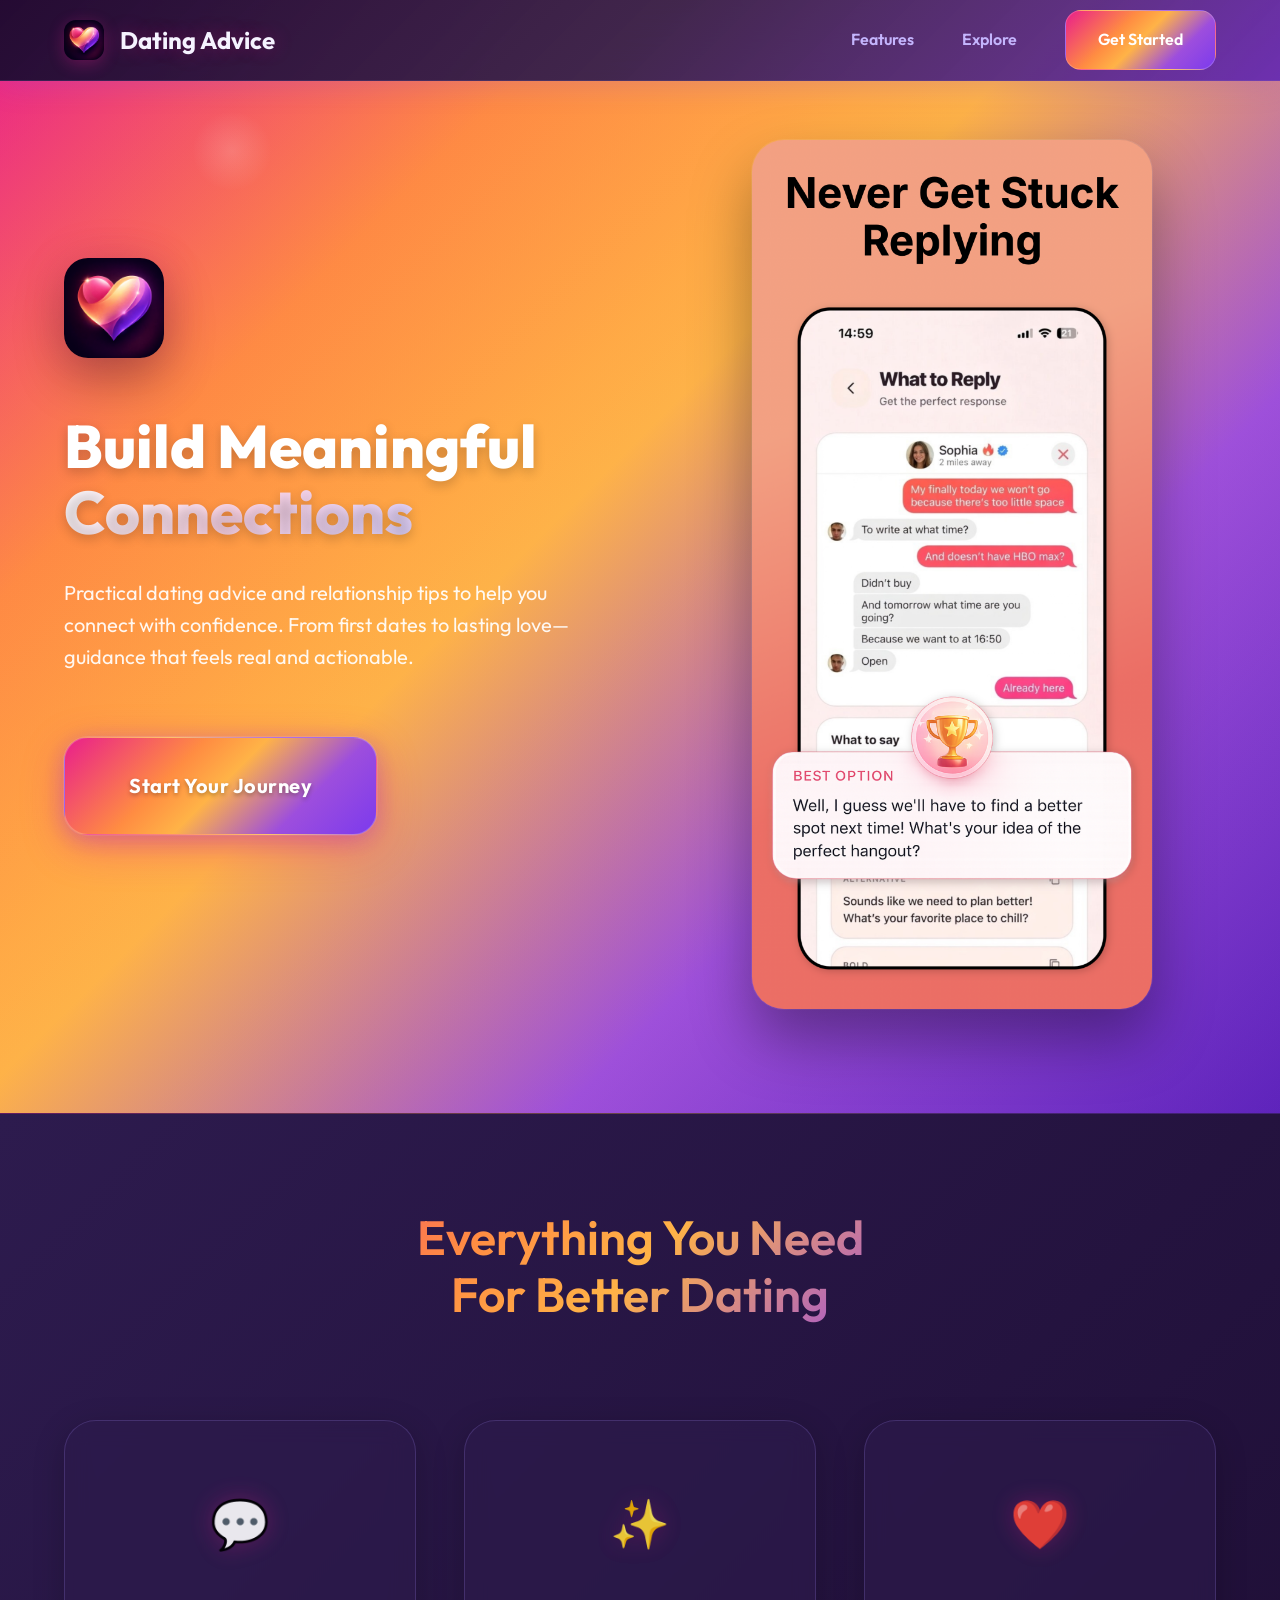
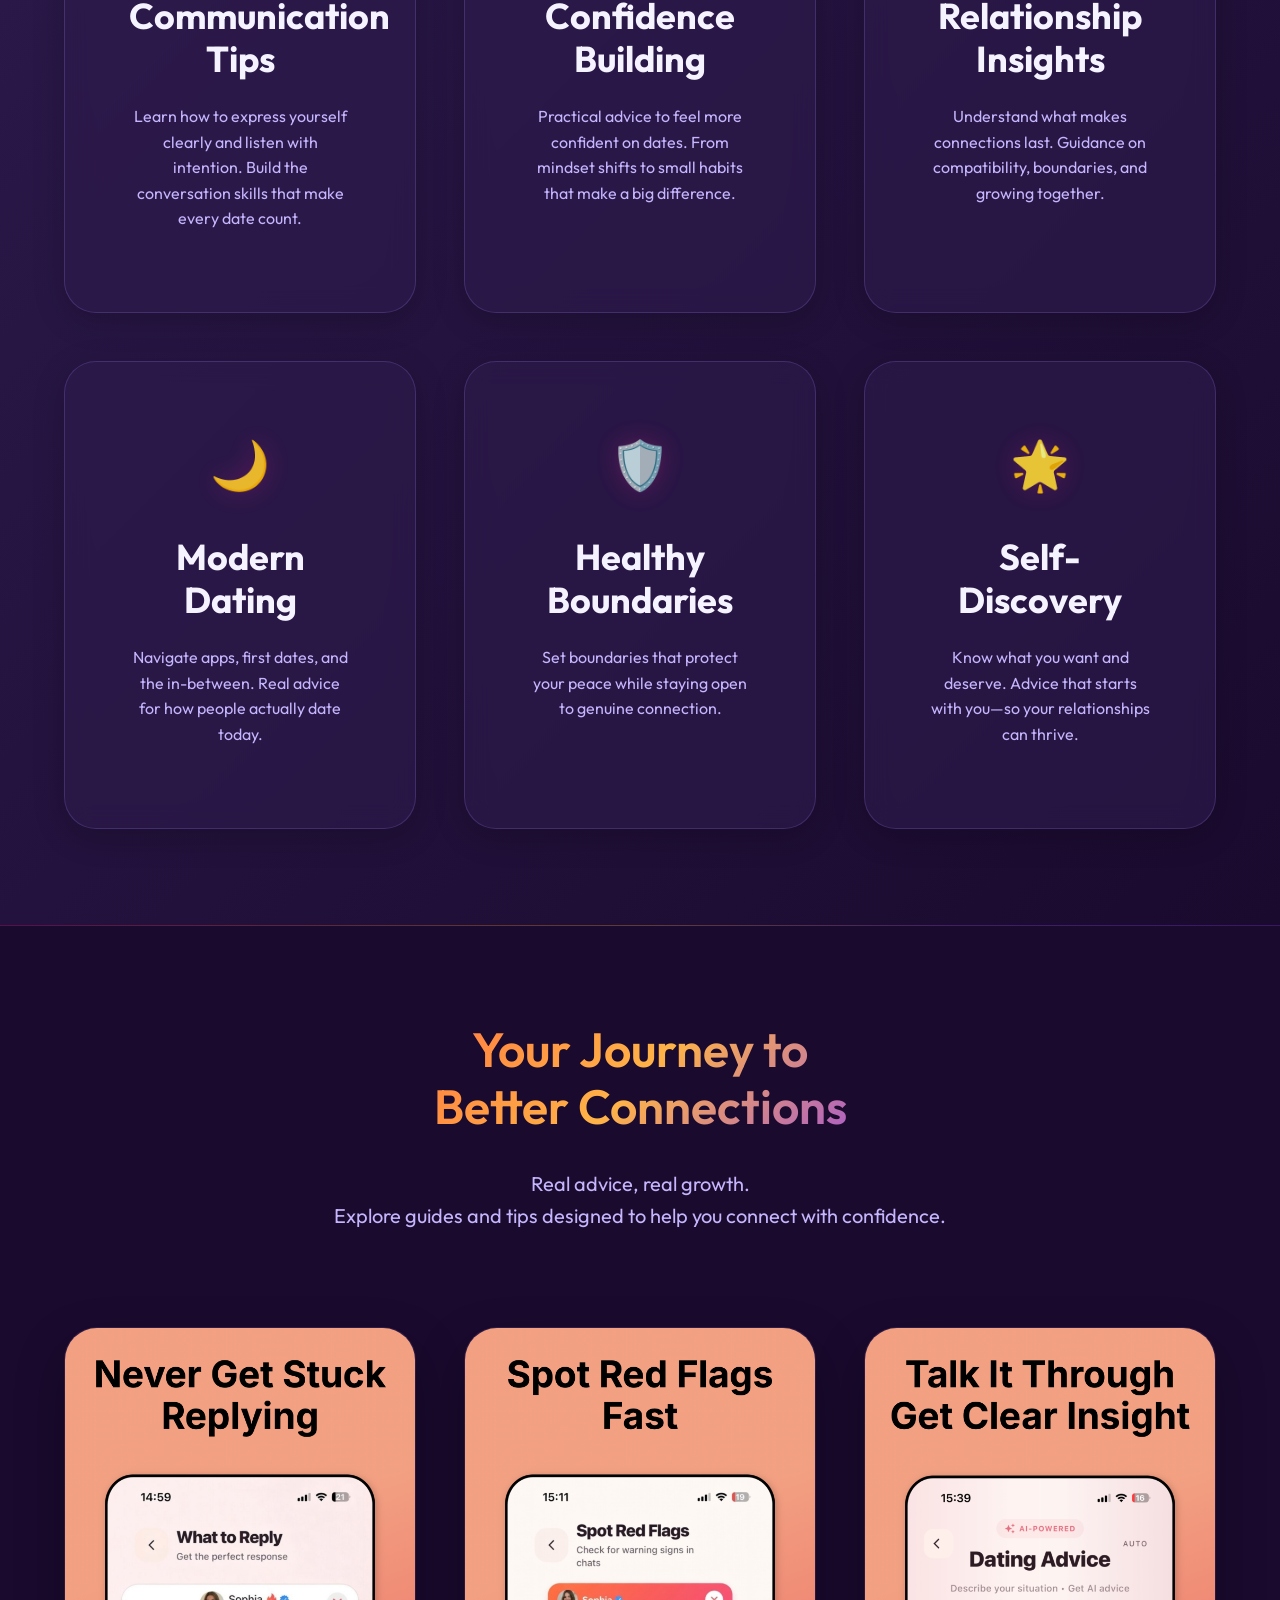
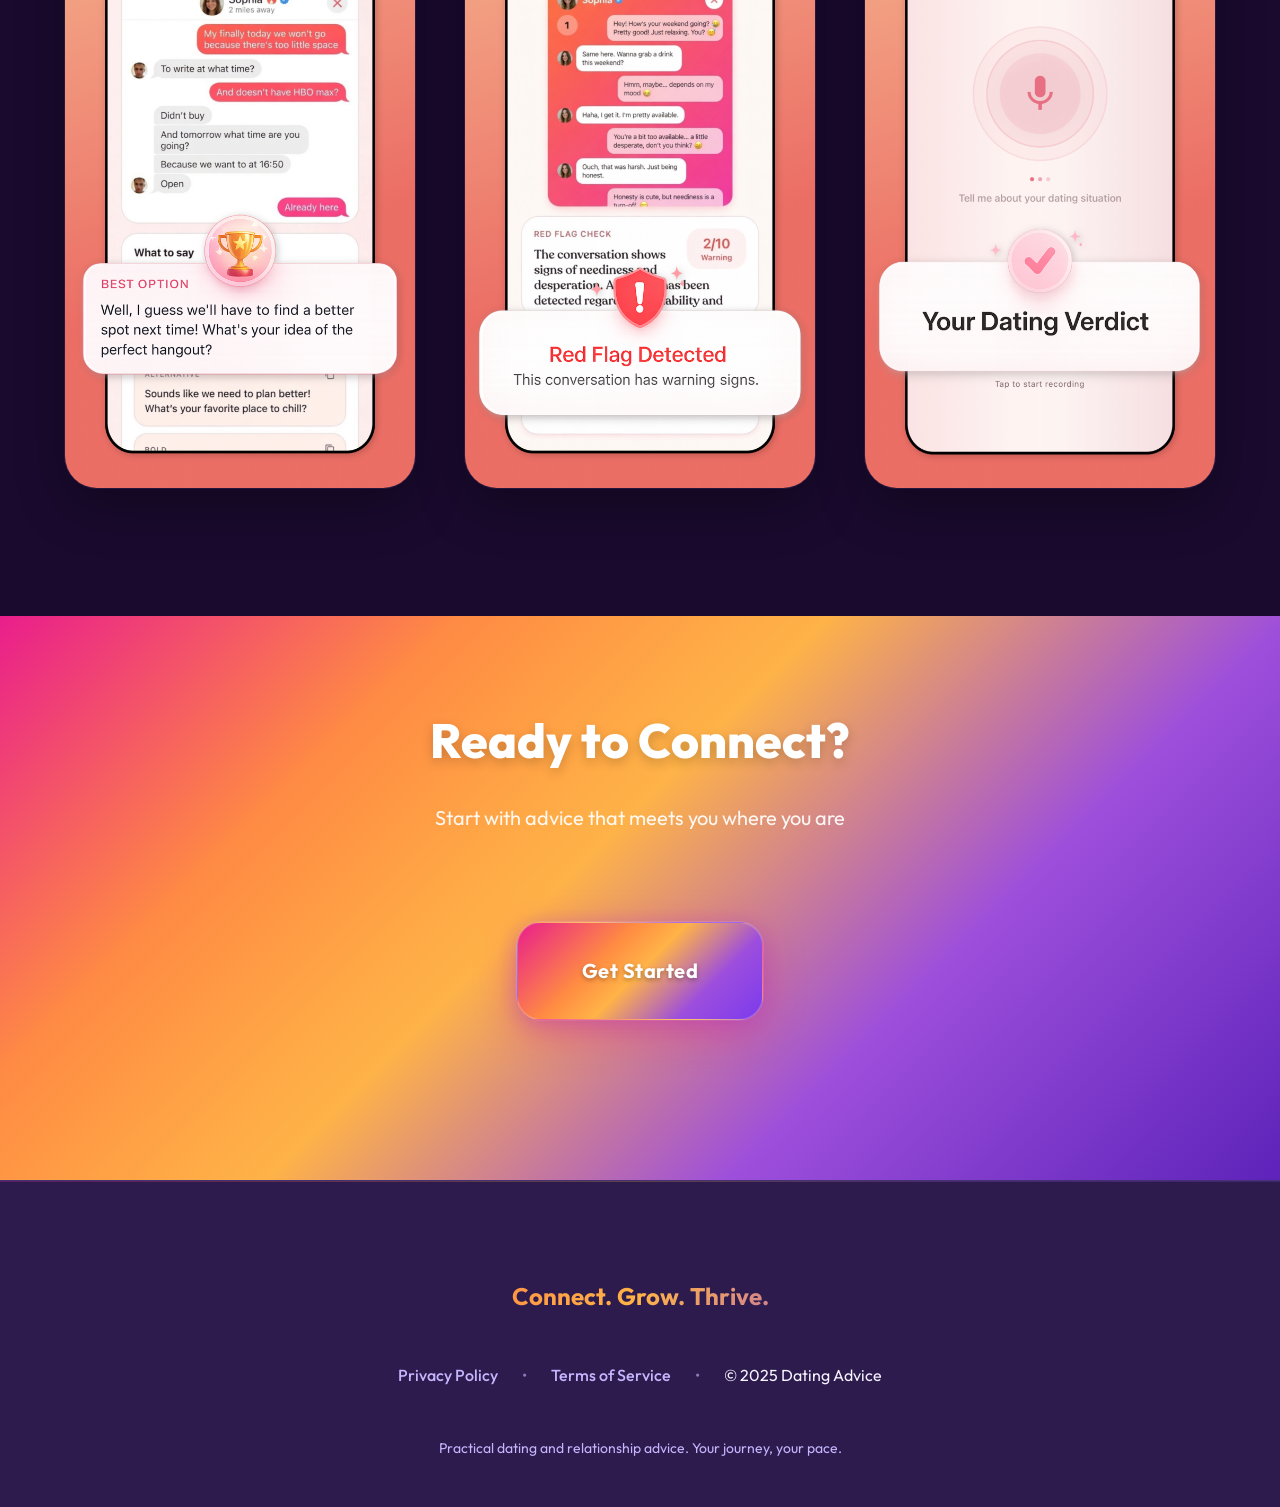
<file: index.html>
<!DOCTYPE html>
<html lang="en">
  <head>
    <meta charset="UTF-8" />
    <meta name="viewport" content="width=device-width, initial-scale=1.0" />
    <title>Dating Advice - Build Meaningful Connections</title>
    <meta
      name="description"
      content="Expert dating advice and tips to help you build meaningful connections. Practical guidance for modern dating, communication, and relationships."
    />
    <meta
      name="keywords"
      content="dating advice, relationship tips, modern dating, communication, connections, love, romance"
    />

    <!-- Open Graph / Facebook -->
    <meta property="og:type" content="website" />
    <meta property="og:url" content="https://datingadvice.example/" />
    <meta property="og:title" content="Dating Advice - Build Meaningful Connections" />
    <meta
      property="og:description"
      content="Expert dating advice and tips to help you build meaningful connections."
    />
    <meta property="og:image" content="https://datingadvice.example/images/icon.png" />

    <!-- Twitter -->
    <meta property="twitter:card" content="summary_large_image" />
    <meta property="twitter:url" content="https://datingadvice.example/" />
    <meta property="twitter:title" content="Dating Advice - Build Meaningful Connections" />
    <meta
      property="twitter:description"
      content="Expert dating advice and tips to help you build meaningful connections."
    />
    <meta property="twitter:image" content="https://datingadvice.example/images/icon.png" />

    <!-- Favicon -->
    <link rel="icon" type="image/png" href="images/icon.png" />

    <!-- CSS -->
    <link rel="stylesheet" href="styles.css" />

    <!-- Fonts -->
    <link rel="preconnect" href="https://fonts.googleapis.com" />
    <link rel="preconnect" href="https://fonts.gstatic.com" crossorigin />
    <link
      href="https://fonts.googleapis.com/css2?family=Outfit:wght@300;400;500;600;700&display=swap"
      rel="stylesheet"
    />

    <!-- Structured Data -->
    <script type="application/ld+json">
      {
        "@context": "https://schema.org",
        "@type": "WebSite",
        "name": "Dating Advice",
        "description": "Expert dating advice and tips to build meaningful connections"
      }
    </script>
  </head>
  <body>
    <!-- Navigation -->
    <nav class="navbar">
      <div class="nav-container">
        <div class="nav-logo">
          <img src="images/icon.png" alt="Dating Advice" class="logo" />
          <span class="logo-text">Dating Advice</span>
        </div>
        <div class="nav-menu">
          <a href="#features" class="nav-link">Features</a>
          <a href="#screenshots" class="nav-link">Explore</a>
          <a href="#cta" class="nav-link download-btn">Get Started</a>
        </div>
        <div class="nav-toggle">
          <span></span>
          <span></span>
          <span></span>
        </div>
      </div>
    </nav>

    <!-- Hero Section -->
    <section class="hero" id="hero">
      <div class="container">
        <div class="hero-content">
          <div class="hero-icon">
            <img src="images/icon.png" alt="Dating Advice" class="app-icon" />
          </div>
          <h1 class="hero-title">
            Build Meaningful<br />
            <span class="gradient-text">Connections</span>
          </h1>
          <p class="hero-subtitle">
            Practical dating advice and relationship tips to help you connect with confidence. 
            From first dates to lasting love—guidance that feels real and actionable.
          </p>
          <div class="hero-cta">
            <a
              href="https://apps.apple.com/app/id6760356571"
              class="btn btn-primary"
              target="_blank"
              rel="noopener noreferrer"
              >Start Your Journey</a
            >
          </div>
        </div>
        <div class="hero-screenshots">
          <div class="screenshot-main">
            <img
              src="images/01.png"
              alt="Dating Advice - Connect with confidence"
              class="main-screenshot"
            />
          </div>
        </div>
      </div>
    </section>

    <!-- Features Section -->
    <section class="features" id="features">
      <div class="container">
        <div class="section-header">
          <h2>Everything You Need<br />For Better Dating</h2>
        </div>
        <div class="features-grid">
          <div class="feature-card">
            <div class="feature-icon">💬</div>
            <h3>Communication Tips</h3>
            <p>
              Learn how to express yourself clearly and listen with intention. 
              Build the conversation skills that make every date count.
            </p>
          </div>
          <div class="feature-card">
            <div class="feature-icon">✨</div>
            <h3>Confidence Building</h3>
            <p>
              Practical advice to feel more confident on dates. From mindset shifts 
              to small habits that make a big difference.
            </p>
          </div>
          <div class="feature-card">
            <div class="feature-icon">❤️</div>
            <h3>Relationship Insights</h3>
            <p>
              Understand what makes connections last. Guidance on compatibility, 
              boundaries, and growing together.
            </p>
          </div>
          <div class="feature-card">
            <div class="feature-icon">🌙</div>
            <h3>Modern Dating</h3>
            <p>
              Navigate apps, first dates, and the in-between. Real advice for 
              how people actually date today.
            </p>
          </div>
          <div class="feature-card">
            <div class="feature-icon">🛡️</div>
            <h3>Healthy Boundaries</h3>
            <p>
              Set boundaries that protect your peace while staying open to 
              genuine connection.
            </p>
          </div>
          <div class="feature-card">
            <div class="feature-icon">🌟</div>
            <h3>Self-Discovery</h3>
            <p>
              Know what you want and deserve. Advice that starts with 
              you—so your relationships can thrive.
            </p>
          </div>
        </div>
      </div>
    </section>

    <!-- Screenshots Section -->
    <section class="screenshots" id="screenshots">
      <div class="container">
        <div class="section-header">
          <h2>Your Journey to<br />Better Connections</h2>
          <p>
            Real advice, real growth.<br />
            Explore guides and tips designed to help you connect with confidence.
          </p>
        </div>
        <div class="screenshots-grid">
          <div class="screenshot">
            <img src="images/01.png" alt="Dating advice - Communication and connection" />
          </div>
          <div class="screenshot">
            <img src="images/02.png" alt="Dating advice - Confidence and mindset" />
          </div>
          <div class="screenshot">
            <img src="images/03.png" alt="Dating advice - Relationship growth" />
          </div>
        </div>
      </div>
    </section>

    <!-- CTA / Download Section -->
    <section class="download" id="cta">
      <div class="container">
        <div class="download-content">
          <h2>Ready to Connect?</h2>
          <p>Start with advice that meets you where you are</p>
          <div class="hero-cta">
            <a
              href="https://apps.apple.com/app/id6760356571"
              class="btn btn-primary"
              target="_blank"
              rel="noopener noreferrer"
              >Get Started</a
            >
          </div>
        </div>
      </div>
    </section>

    <!-- Footer -->
    <footer class="footer">
      <div class="container">
        <div class="footer-content">
          <div class="footer-tagline">
            <p>Connect. Grow. Thrive.</p>
          </div>
          <div class="footer-links">
            <a href="privacy.html">Privacy Policy</a>
            <span class="separator">•</span>
            <a href="terms.html">Terms of Service</a>
            <span class="separator">•</span>
            <span>© 2025 Dating Advice</span>
          </div>
          <div class="footer-note">
            <p>Practical dating and relationship advice. Your journey, your pace.</p>
          </div>
        </div>
      </div>
    </footer>

    <!-- JavaScript -->
    <script src="script.js"></script>
  </body>
</html>
</file>
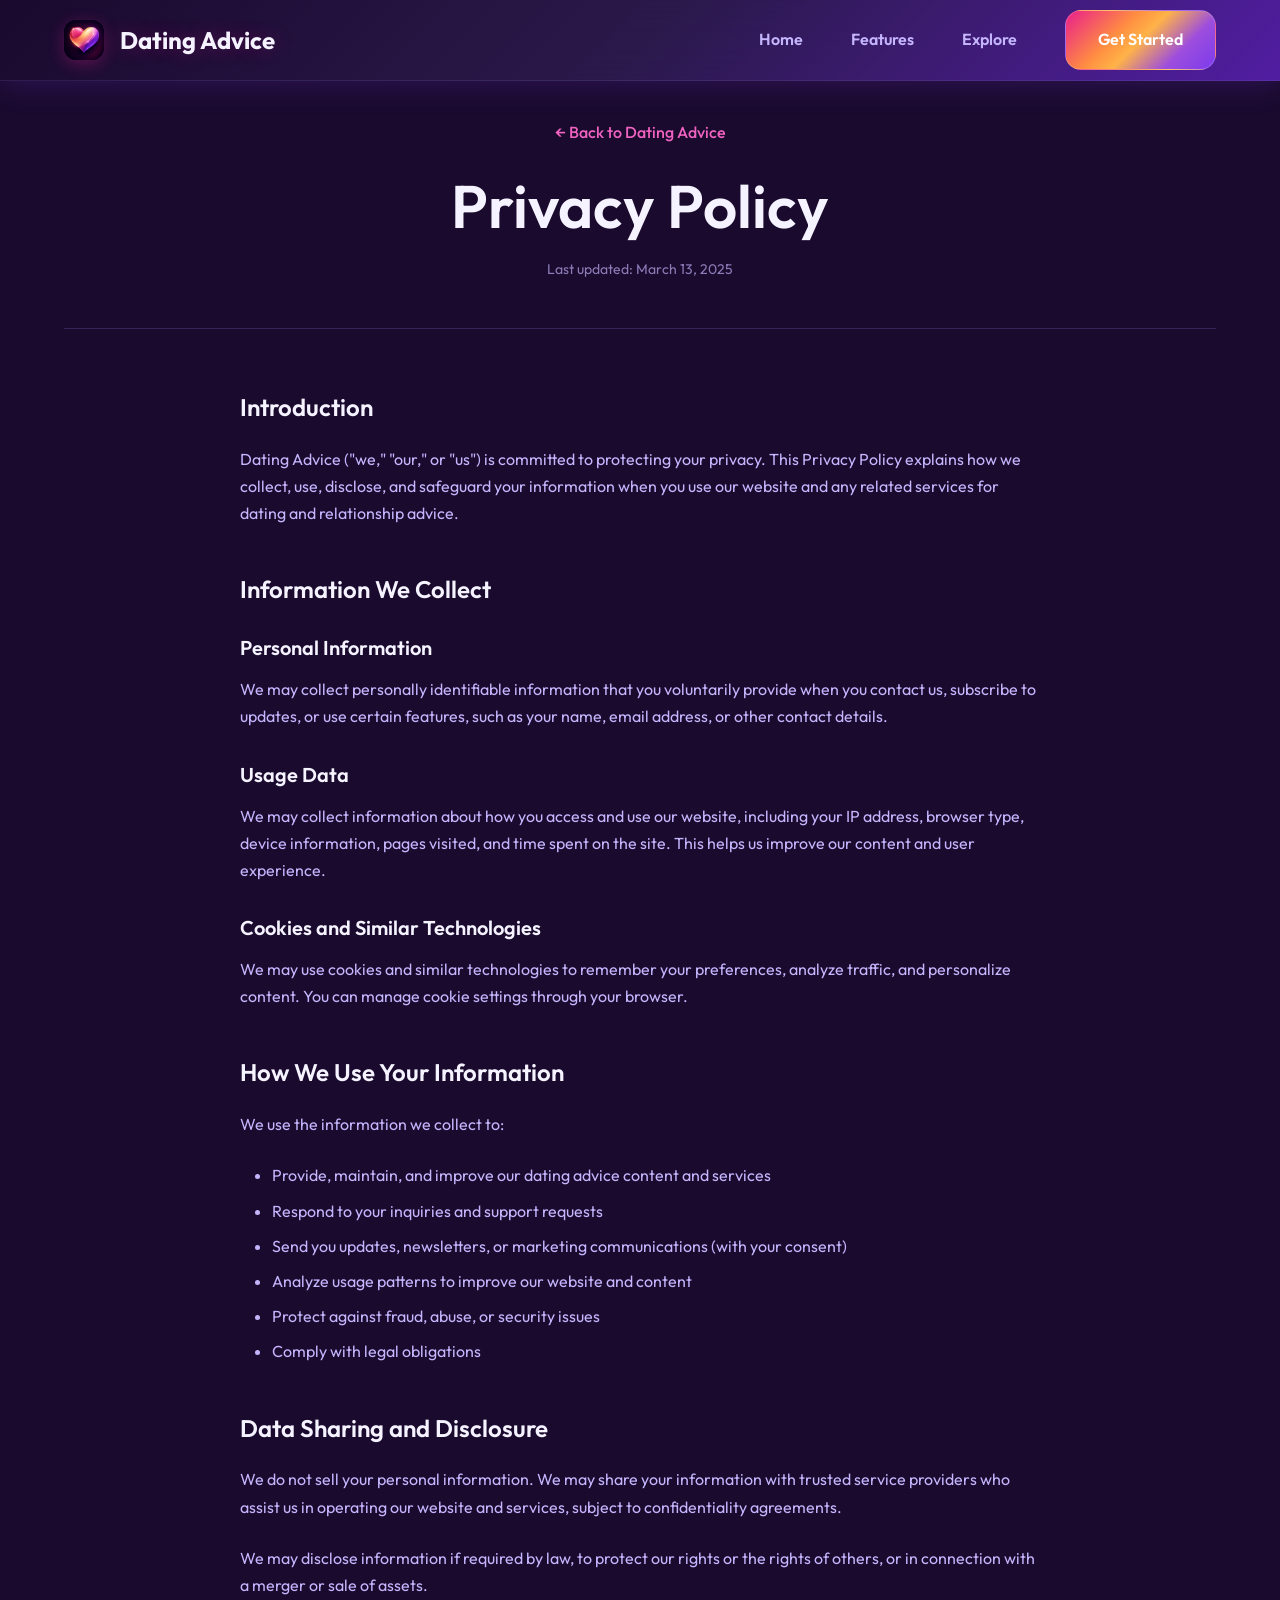
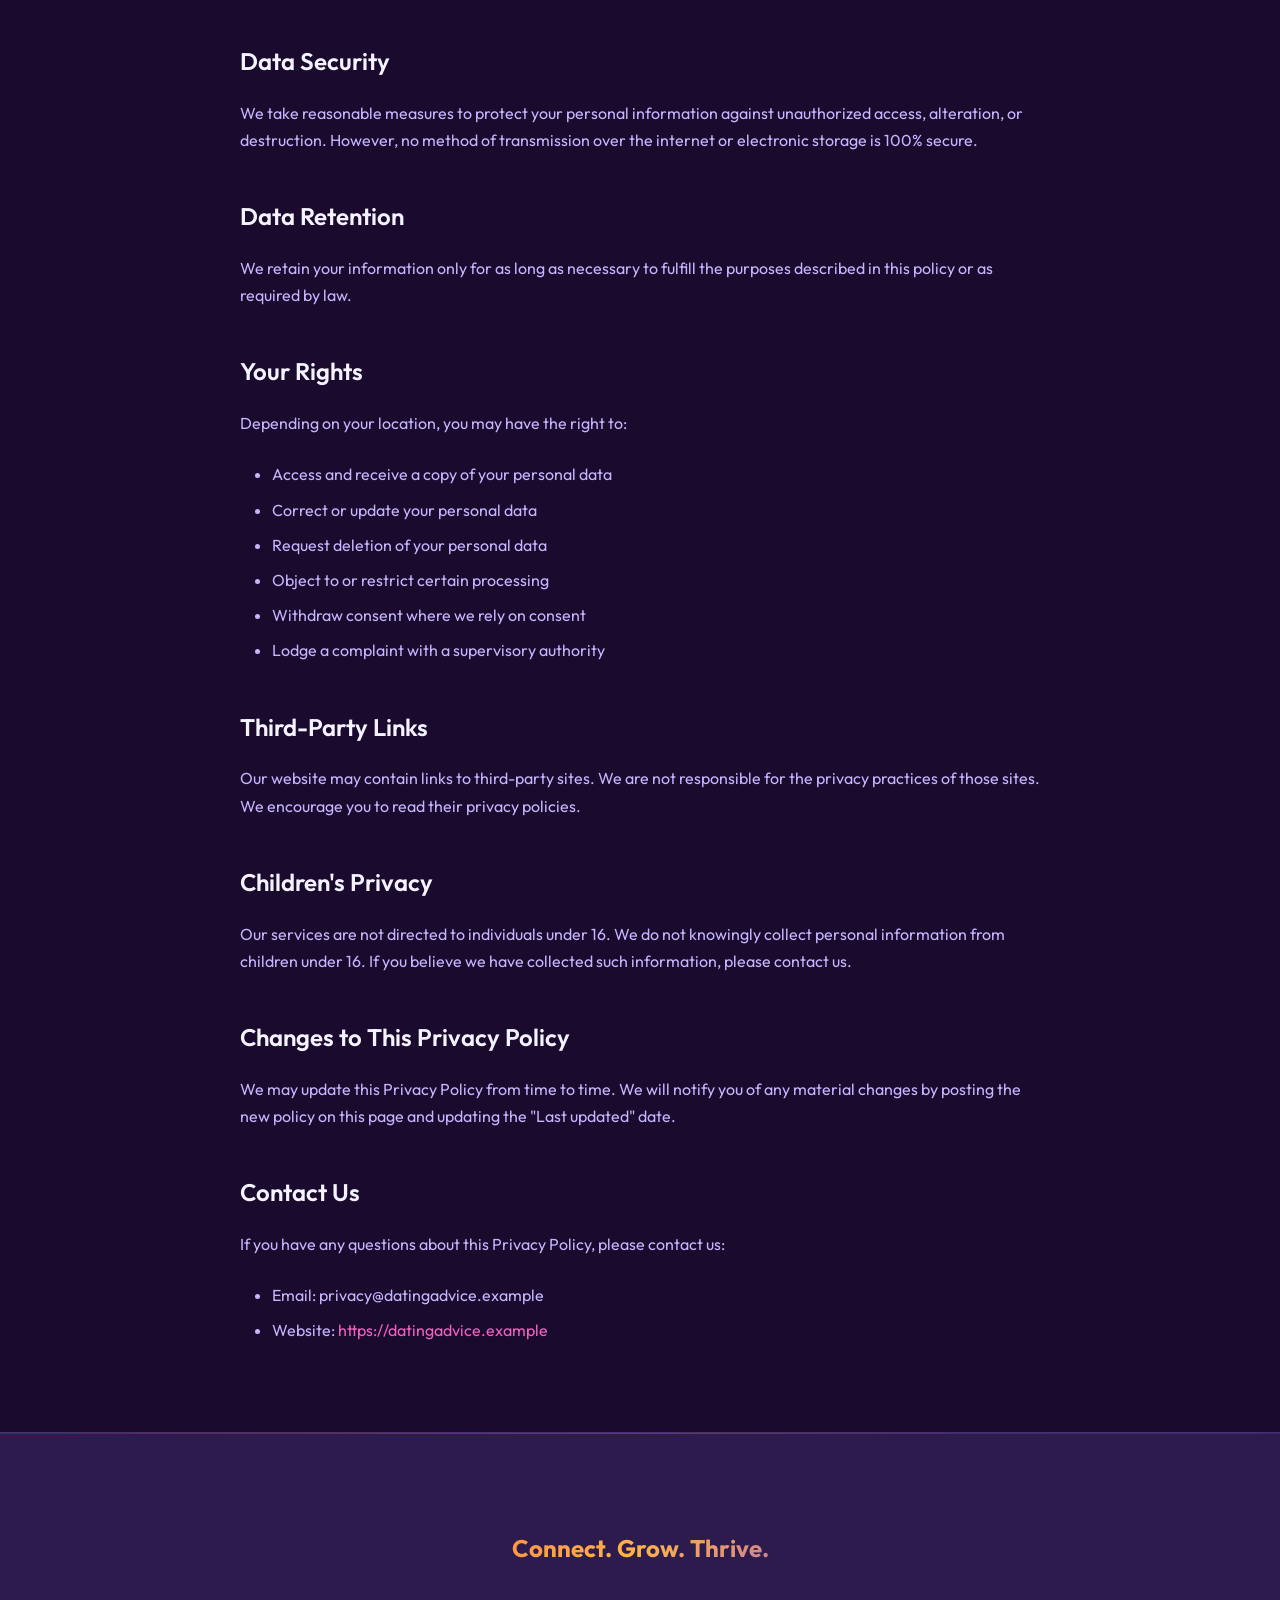
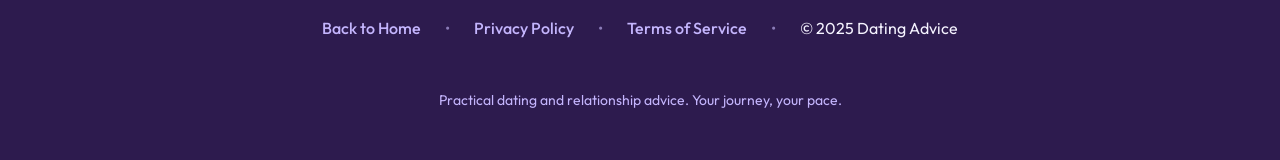
<file: privacy.html>
<!DOCTYPE html>
<html lang="en">
  <head>
    <meta charset="UTF-8" />
    <meta name="viewport" content="width=device-width, initial-scale=1.0" />
    <title>Privacy Policy - Dating Advice</title>
    <meta
      name="description"
      content="Dating Advice Privacy Policy - Learn how we protect your privacy and handle your data."
    />

    <link rel="icon" type="image/png" href="images/icon.png" />
    <link rel="stylesheet" href="styles.css" />

    <link rel="preconnect" href="https://fonts.googleapis.com" />
    <link rel="preconnect" href="https://fonts.gstatic.com" crossorigin />
    <link
      href="https://fonts.googleapis.com/css2?family=Outfit:wght@300;400;500;600;700&display=swap"
      rel="stylesheet"
    />
  </head>
  <body>
    <nav class="navbar">
      <div class="nav-container">
        <div class="nav-logo">
          <img src="images/icon.png" alt="Dating Advice" class="logo" />
          <span class="logo-text">Dating Advice</span>
        </div>
        <div class="nav-menu">
          <a href="index.html" class="nav-link">Home</a>
          <a href="index.html#features" class="nav-link">Features</a>
          <a href="index.html#screenshots" class="nav-link">Explore</a>
          <a href="index.html#cta" class="nav-link download-btn">Get Started</a>
        </div>
        <div class="nav-toggle">
          <span></span>
          <span></span>
          <span></span>
        </div>
      </div>
    </nav>

    <section class="privacy-content">
      <div class="container">
        <div class="privacy-header">
          <a href="index.html" class="back-link">← Back to Dating Advice</a>
          <h1>Privacy Policy</h1>
          <p class="last-updated">Last updated: March 13, 2025</p>
        </div>

        <div class="privacy-body">
          <h2>Introduction</h2>
          <p>
            Dating Advice ("we," "our," or "us") is committed to protecting your
            privacy. This Privacy Policy explains how we collect, use, disclose,
            and safeguard your information when you use our website and any
            related services for dating and relationship advice.
          </p>

          <h2>Information We Collect</h2>

          <h3>Personal Information</h3>
          <p>
            We may collect personally identifiable information that you voluntarily
            provide when you contact us, subscribe to updates, or use certain
            features, such as your name, email address, or other contact details.
          </p>

          <h3>Usage Data</h3>
          <p>
            We may collect information about how you access and use our website,
            including your IP address, browser type, device information, pages
            visited, and time spent on the site. This helps us improve our content
            and user experience.
          </p>

          <h3>Cookies and Similar Technologies</h3>
          <p>
            We may use cookies and similar technologies to remember your
            preferences, analyze traffic, and personalize content. You can
            manage cookie settings through your browser.
          </p>

          <h2>How We Use Your Information</h2>
          <p>We use the information we collect to:</p>
          <ul>
            <li>Provide, maintain, and improve our dating advice content and services</li>
            <li>Respond to your inquiries and support requests</li>
            <li>Send you updates, newsletters, or marketing communications (with your consent)</li>
            <li>Analyze usage patterns to improve our website and content</li>
            <li>Protect against fraud, abuse, or security issues</li>
            <li>Comply with legal obligations</li>
          </ul>

          <h2>Data Sharing and Disclosure</h2>
          <p>
            We do not sell your personal information. We may share your
            information with trusted service providers who assist us in operating
            our website and services, subject to confidentiality agreements.
          </p>
          <p>
            We may disclose information if required by law, to protect our rights
            or the rights of others, or in connection with a merger or sale of
            assets.
          </p>

          <h2>Data Security</h2>
          <p>
            We take reasonable measures to protect your personal information
            against unauthorized access, alteration, or destruction. However, no
            method of transmission over the internet or electronic storage is
            100% secure.
          </p>

          <h2>Data Retention</h2>
          <p>
            We retain your information only for as long as necessary to fulfill
            the purposes described in this policy or as required by law.
          </p>

          <h2>Your Rights</h2>
          <p>Depending on your location, you may have the right to:</p>
          <ul>
            <li>Access and receive a copy of your personal data</li>
            <li>Correct or update your personal data</li>
            <li>Request deletion of your personal data</li>
            <li>Object to or restrict certain processing</li>
            <li>Withdraw consent where we rely on consent</li>
            <li>Lodge a complaint with a supervisory authority</li>
          </ul>

          <h2>Third-Party Links</h2>
          <p>
            Our website may contain links to third-party sites. We are not
            responsible for the privacy practices of those sites. We encourage
            you to read their privacy policies.
          </p>

          <h2>Children's Privacy</h2>
          <p>
            Our services are not directed to individuals under 16. We do not
            knowingly collect personal information from children under 16. If you
            believe we have collected such information, please contact us.
          </p>

          <h2>Changes to This Privacy Policy</h2>
          <p>
            We may update this Privacy Policy from time to time. We will notify
            you of any material changes by posting the new policy on this page and
            updating the "Last updated" date.
          </p>

          <h2>Contact Us</h2>
          <p>
            If you have any questions about this Privacy Policy, please contact
            us:
          </p>
          <ul>
            <li>Email: privacy@datingadvice.example</li>
            <li>Website: <a href="https://datingadvice.example">https://datingadvice.example</a></li>
          </ul>
        </div>
      </div>
    </section>

    <footer class="footer">
      <div class="container">
        <div class="footer-content">
          <div class="footer-tagline">
            <p>Connect. Grow. Thrive.</p>
          </div>
          <div class="footer-links">
            <a href="index.html">Back to Home</a>
            <span class="separator">•</span>
            <a href="privacy.html">Privacy Policy</a>
            <span class="separator">•</span>
            <a href="terms.html">Terms of Service</a>
            <span class="separator">•</span>
            <span>© 2025 Dating Advice</span>
          </div>
          <div class="footer-note">
            <p>Practical dating and relationship advice. Your journey, your pace.</p>
          </div>
        </div>
      </div>
    </footer>

    <script src="script.js"></script>
  </body>
</html>
</file>
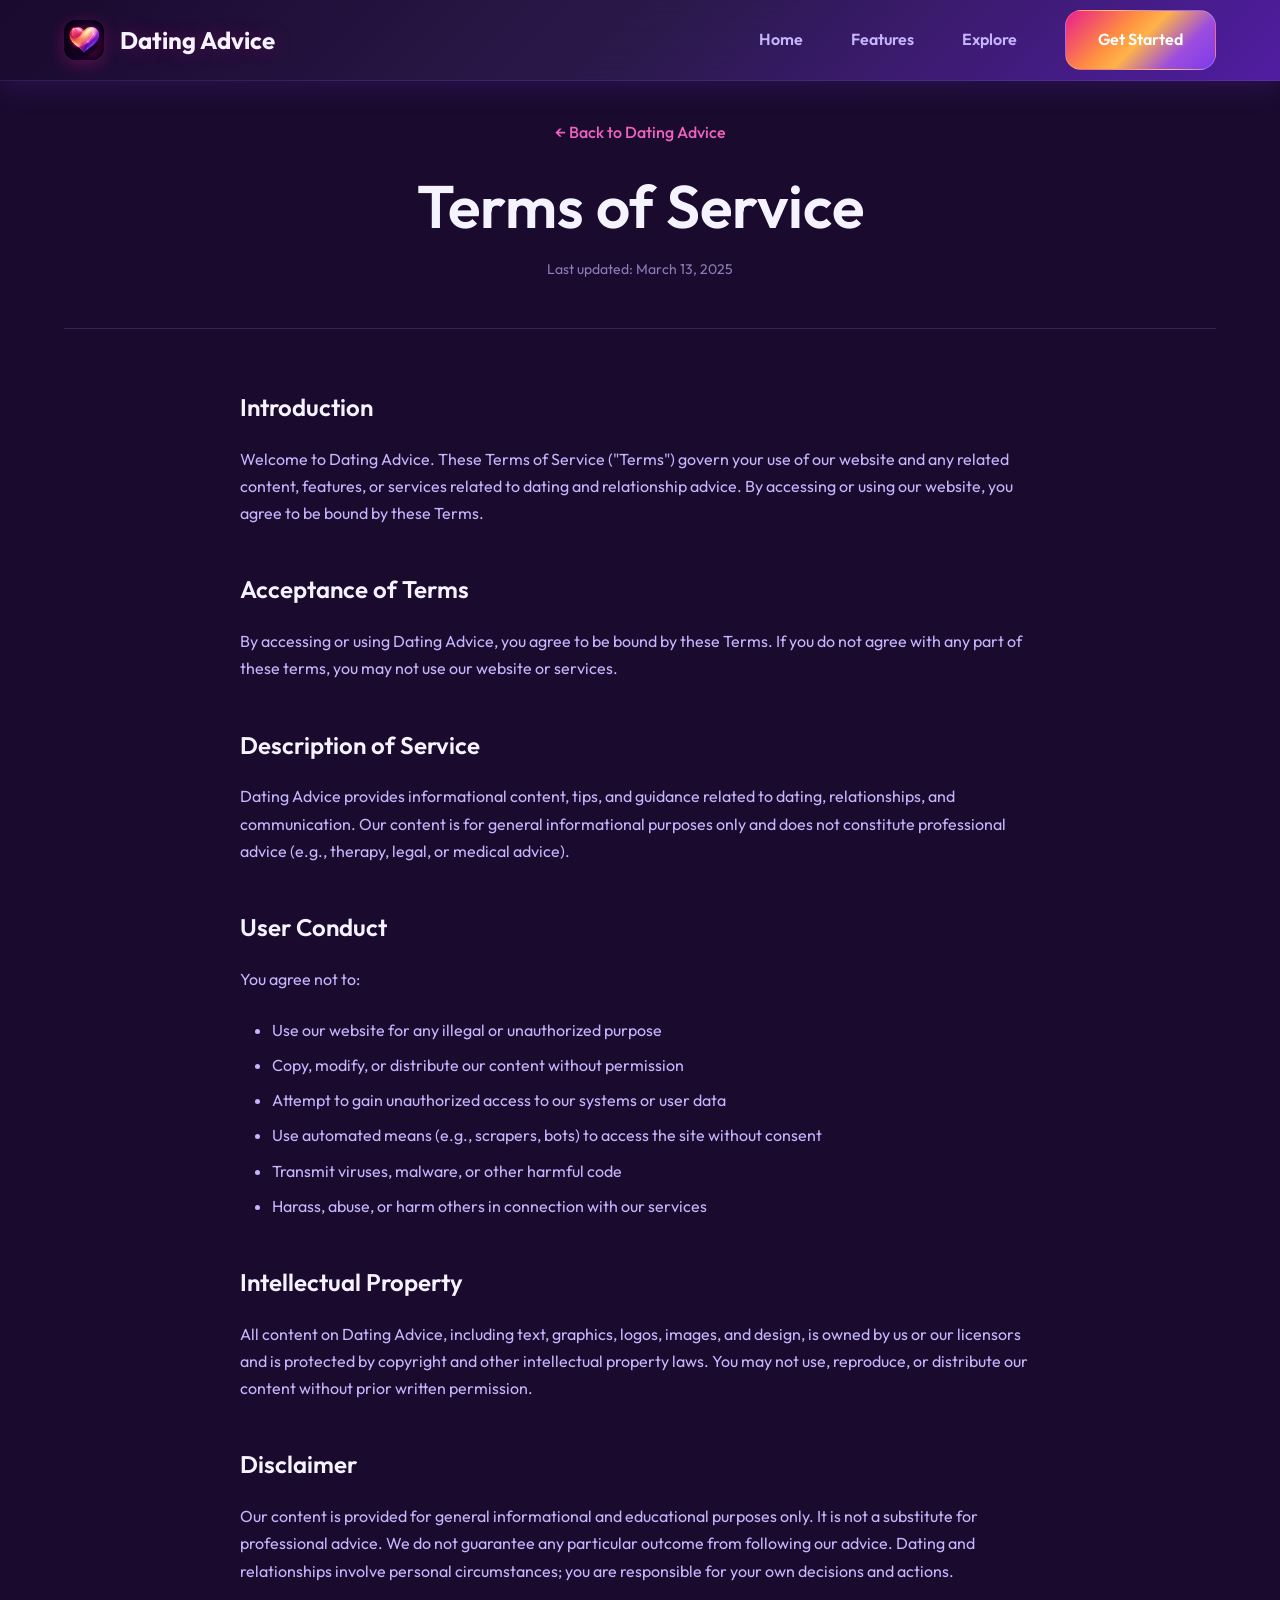
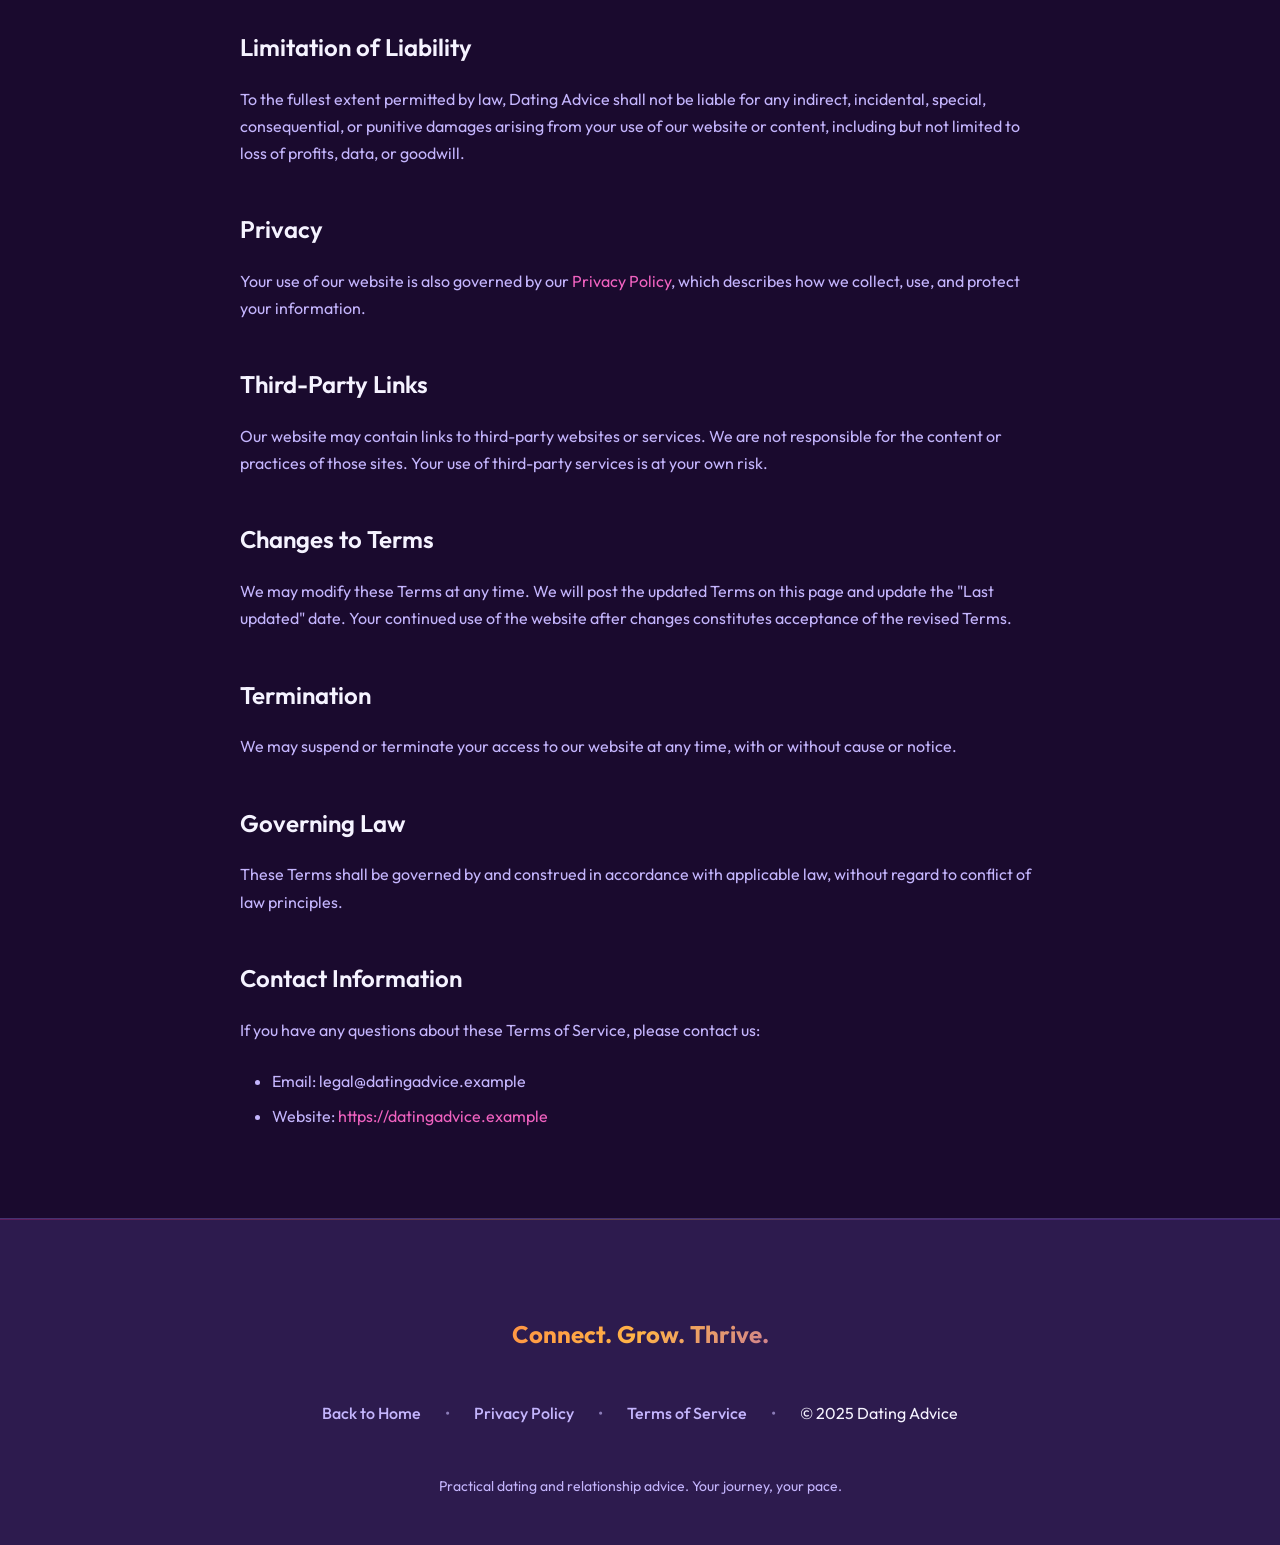
<file: terms.html>
<!DOCTYPE html>
<html lang="en">
  <head>
    <meta charset="UTF-8" />
    <meta name="viewport" content="width=device-width, initial-scale=1.0" />
    <title>Terms of Service - Dating Advice</title>
    <meta
      name="description"
      content="Dating Advice Terms of Service - Learn about our terms and conditions."
    />

    <link rel="icon" type="image/png" href="images/icon.png" />
    <link rel="stylesheet" href="styles.css" />

    <link rel="preconnect" href="https://fonts.googleapis.com" />
    <link rel="preconnect" href="https://fonts.gstatic.com" crossorigin />
    <link
      href="https://fonts.googleapis.com/css2?family=Outfit:wght@300;400;500;600;700&display=swap"
      rel="stylesheet"
    />
  </head>
  <body>
    <nav class="navbar">
      <div class="nav-container">
        <div class="nav-logo">
          <img src="images/icon.png" alt="Dating Advice" class="logo" />
          <span class="logo-text">Dating Advice</span>
        </div>
        <div class="nav-menu">
          <a href="index.html" class="nav-link">Home</a>
          <a href="index.html#features" class="nav-link">Features</a>
          <a href="index.html#screenshots" class="nav-link">Explore</a>
          <a href="index.html#cta" class="nav-link download-btn">Get Started</a>
        </div>
        <div class="nav-toggle">
          <span></span>
          <span></span>
          <span></span>
        </div>
      </div>
    </nav>

    <section class="privacy-content">
      <div class="container">
        <div class="privacy-header">
          <a href="index.html" class="back-link">← Back to Dating Advice</a>
          <h1>Terms of Service</h1>
          <p class="last-updated">Last updated: March 13, 2025</p>
        </div>

        <div class="privacy-body">
          <h2>Introduction</h2>
          <p>
            Welcome to Dating Advice. These Terms of Service ("Terms") govern your
            use of our website and any related content, features, or services
            related to dating and relationship advice. By accessing or using our
            website, you agree to be bound by these Terms.
          </p>

          <h2>Acceptance of Terms</h2>
          <p>
            By accessing or using Dating Advice, you agree to be bound by these
            Terms. If you do not agree with any part of these terms, you may not
            use our website or services.
          </p>

          <h2>Description of Service</h2>
          <p>
            Dating Advice provides informational content, tips, and guidance
            related to dating, relationships, and communication. Our content is
            for general informational purposes only and does not constitute
            professional advice (e.g., therapy, legal, or medical advice).
          </p>

          <h2>User Conduct</h2>
          <p>You agree not to:</p>
          <ul>
            <li>Use our website for any illegal or unauthorized purpose</li>
            <li>Copy, modify, or distribute our content without permission</li>
            <li>Attempt to gain unauthorized access to our systems or user data</li>
            <li>Use automated means (e.g., scrapers, bots) to access the site without consent</li>
            <li>Transmit viruses, malware, or other harmful code</li>
            <li>Harass, abuse, or harm others in connection with our services</li>
          </ul>

          <h2>Intellectual Property</h2>
          <p>
            All content on Dating Advice, including text, graphics, logos, images,
            and design, is owned by us or our licensors and is protected by
            copyright and other intellectual property laws. You may not use,
            reproduce, or distribute our content without prior written permission.
          </p>

          <h2>Disclaimer</h2>
          <p>
            Our content is provided for general informational and educational
            purposes only. It is not a substitute for professional advice. We do
            not guarantee any particular outcome from following our advice.
            Dating and relationships involve personal circumstances; you are
            responsible for your own decisions and actions.
          </p>

          <h2>Limitation of Liability</h2>
          <p>
            To the fullest extent permitted by law, Dating Advice shall not be
            liable for any indirect, incidental, special, consequential, or
            punitive damages arising from your use of our website or content,
            including but not limited to loss of profits, data, or goodwill.
          </p>

          <h2>Privacy</h2>
          <p>
            Your use of our website is also governed by our
            <a href="privacy.html">Privacy Policy</a>, which describes how we
            collect, use, and protect your information.
          </p>

          <h2>Third-Party Links</h2>
          <p>
            Our website may contain links to third-party websites or services.
            We are not responsible for the content or practices of those sites.
            Your use of third-party services is at your own risk.
          </p>

          <h2>Changes to Terms</h2>
          <p>
            We may modify these Terms at any time. We will post the updated Terms
            on this page and update the "Last updated" date. Your continued use
            of the website after changes constitutes acceptance of the revised
            Terms.
          </p>

          <h2>Termination</h2>
          <p>
            We may suspend or terminate your access to our website at any time,
            with or without cause or notice.
          </p>

          <h2>Governing Law</h2>
          <p>
            These Terms shall be governed by and construed in accordance with
            applicable law, without regard to conflict of law principles.
          </p>

          <h2>Contact Information</h2>
          <p>
            If you have any questions about these Terms of Service, please
            contact us:
          </p>
          <ul>
            <li>Email: legal@datingadvice.example</li>
            <li>Website: <a href="https://datingadvice.example">https://datingadvice.example</a></li>
          </ul>
        </div>
      </div>
    </section>

    <footer class="footer">
      <div class="container">
        <div class="footer-content">
          <div class="footer-tagline">
            <p>Connect. Grow. Thrive.</p>
          </div>
          <div class="footer-links">
            <a href="index.html">Back to Home</a>
            <span class="separator">•</span>
            <a href="privacy.html">Privacy Policy</a>
            <span class="separator">•</span>
            <a href="terms.html">Terms of Service</a>
            <span class="separator">•</span>
            <span>© 2025 Dating Advice</span>
          </div>
          <div class="footer-note">
            <p>Practical dating and relationship advice. Your journey, your pace.</p>
          </div>
        </div>
      </div>
    </footer>

    <script src="script.js"></script>
  </body>
</html>
</file>
<file: styles.css>
/* Reset and Base Styles */
* {
  margin: 0;
  padding: 0;
  box-sizing: border-box;
}

:root {
  /* Heart icon palette: fuchsia → amber → violet, dark purple bg */
  --fuchsia: #e91e8c;
  --fuchsia-light: #f062c0;
  --amber: #ffb347;
  --amber-bright: #ffcc70;
  --violet: #7c3aed;
  --violet-deep: #5b21b6;
  --violet-light: #a78bfa;
  --dark-bg: #1a0a2e;
  --dark-bg-alt: #2d1b4e;
  --text-primary: #f5f3ff;
  --text-secondary: #c4b5fd;
  --text-light: #8b7cb8;
  --border: rgba(167, 139, 250, 0.2);
  --shadow: rgba(124, 58, 237, 0.2);
  --shadow-hover: rgba(233, 30, 140, 0.3);
  --gradient-primary: linear-gradient(
    135deg,
    #e91e8c 0%,
    #ff8c42 35%,
    #ffb347 50%,
    #9d4edd 75%,
    #7c3aed 100%
  );
  --gradient-hero: linear-gradient(
    135deg,
    #e91e8c 0%,
    #ff8c42 25%,
    #ffb347 45%,
    #9d4edd 70%,
    #5b21b6 100%
  );
  --gradient-glow: linear-gradient(
    135deg,
    rgba(233, 30, 140, 0.15) 0%,
    rgba(255, 179, 71, 0.1) 40%,
    rgba(124, 58, 237, 0.2) 100%
  );
  --gradient-soft: linear-gradient(135deg, #2d1b4e 0%, #1a0a2e 100%);

  /* Typography */
  --font-family: "Outfit", -apple-system, BlinkMacSystemFont, "Segoe UI", sans-serif;
  --font-size-xs: 0.75rem;
  --font-size-sm: 0.875rem;
  --font-size-base: 1rem;
  --font-size-lg: 1.125rem;
  --font-size-xl: 1.25rem;
  --font-size-2xl: 1.5rem;
  --font-size-3xl: 1.875rem;
  --font-size-4xl: 2.25rem;
  --font-size-5xl: 3rem;
  --font-size-6xl: 3.75rem;

  /* Spacing */
  --spacing-xs: 0.5rem;
  --spacing-sm: 1rem;
  --spacing-md: 1.5rem;
  --spacing-lg: 2rem;
  --spacing-xl: 3rem;
  --spacing-2xl: 4rem;
  --spacing-3xl: 6rem;

  /* Border Radius */
  --radius-sm: 0.375rem;
  --radius-md: 0.5rem;
  --radius-lg: 0.75rem;
  --radius-xl: 1rem;
  --radius-2xl: 1.5rem;
  --radius-3xl: 2rem;

  /* Transitions */
  --transition: all 0.3s ease;
  --transition-slow: all 0.5s ease;
  --transition-fast: all 0.15s ease;
}

html {
  scroll-behavior: smooth;
}

body {
  font-family: var(--font-family);
  font-size: var(--font-size-base);
  line-height: 1.6;
  color: var(--text-primary);
  background: radial-gradient(
      ellipse 120% 80% at 50% 0%,
      rgba(124, 58, 237, 0.25) 0%,
      rgba(233, 30, 140, 0.08) 40%,
      transparent 70%
    ),
    radial-gradient(
      circle at 80% 80%,
      rgba(255, 179, 71, 0.06) 0%,
      transparent 50%
    ),
    var(--dark-bg);
  background-attachment: fixed;
  overflow-x: hidden;
}

/* Typography */
h1, h2, h3, h4, h5, h6 {
  font-weight: 600;
  line-height: 1.2;
  margin-bottom: var(--spacing-sm);
}

h1 { font-size: var(--font-size-6xl); }
h2 { font-size: var(--font-size-5xl); }
h3 { font-size: var(--font-size-4xl); }
h4 { font-size: var(--font-size-3xl); }
h5 { font-size: var(--font-size-2xl); }
h6 { font-size: var(--font-size-xl); }

p {
  margin-bottom: var(--spacing-sm);
  color: var(--text-secondary);
}

.container {
  max-width: 1200px;
  margin: 0 auto;
  padding: 0 var(--spacing-md);
}

/* Buttons */
.btn {
  display: inline-flex;
  align-items: center;
  gap: var(--spacing-xs);
  padding: var(--spacing-lg) var(--spacing-2xl);
  border: none;
  border-radius: var(--radius-2xl);
  font-size: var(--font-size-xl);
  font-weight: 600;
  text-decoration: none;
  cursor: pointer;
  transition: var(--transition);
  white-space: nowrap;
  position: relative;
  overflow: hidden;
  min-width: 200px;
  justify-content: center;
}

.btn::before {
  content: "";
  position: absolute;
  top: 0;
  left: -100%;
  width: 100%;
  height: 100%;
  background: linear-gradient(
    90deg,
    transparent,
    rgba(255, 255, 255, 0.25),
    transparent
  );
  transition: var(--transition-slow);
}

.btn:hover::before {
  left: 100%;
}

.btn-primary {
  background: var(--gradient-primary);
  color: white;
  box-shadow: 0 12px 40px rgba(233, 30, 140, 0.4),
    0 4px 20px rgba(124, 58, 237, 0.3),
    0 0 0 1px rgba(255, 255, 255, 0.15);
  transform: translateY(0);
  border: 1px solid rgba(255, 255, 255, 0.2);
  backdrop-filter: blur(10px);
  text-shadow: 0 2px 4px rgba(0, 0, 0, 0.3);
  font-weight: 700;
  letter-spacing: 0.5px;
}

.btn-primary:hover {
  transform: translateY(-6px);
  box-shadow: 0 20px 60px rgba(233, 30, 140, 0.5),
    0 8px 30px rgba(124, 58, 237, 0.4),
    0 0 0 2px rgba(255, 255, 255, 0.25);
  border-color: rgba(255, 255, 255, 0.3);
  filter: brightness(1.08);
}

/* Navigation */
.navbar {
  position: fixed;
  top: 0;
  left: 0;
  right: 0;
  background: linear-gradient(
    135deg,
    rgba(26, 10, 46, 0.95) 0%,
    rgba(45, 27, 78, 0.9) 50%,
    rgba(91, 33, 182, 0.85) 100%
  );
  backdrop-filter: blur(20px);
  border-bottom: 1px solid rgba(167, 139, 250, 0.15);
  z-index: 1000;
  transition: var(--transition);
  box-shadow: 0 4px 30px rgba(124, 58, 237, 0.2);
}

.nav-container {
  max-width: 1200px;
  margin: 0 auto;
  padding: 0 var(--spacing-md);
  display: flex;
  align-items: center;
  justify-content: space-between;
  height: 80px;
}

.nav-logo {
  display: flex;
  align-items: center;
  gap: var(--spacing-sm);
}

.logo {
  width: 40px;
  height: 40px;
  border-radius: var(--radius-lg);
  box-shadow: 0 4px 16px rgba(233, 30, 140, 0.3);
  transition: var(--transition);
}

.logo:hover {
  transform: scale(1.1);
  box-shadow: 0 6px 24px rgba(233, 30, 140, 0.45);
}

.logo-text {
  font-size: var(--font-size-2xl);
  font-weight: 700;
  color: var(--text-primary);
  text-shadow: 0 0 20px rgba(233, 30, 140, 0.3);
}

.nav-menu {
  display: flex;
  align-items: center;
  gap: var(--spacing-xl);
}

.nav-link {
  color: var(--text-secondary);
  text-decoration: none;
  font-weight: 600;
  transition: var(--transition);
  position: relative;
  padding: var(--spacing-xs) 0;
}

.nav-link::after {
  content: "";
  position: absolute;
  bottom: 0;
  left: 0;
  width: 0;
  height: 2px;
  background: var(--gradient-primary);
  transition: var(--transition);
}

.nav-link:hover {
  color: var(--text-primary);
}

.nav-link:hover::after {
  width: 100%;
  box-shadow: 0 0 12px rgba(233, 30, 140, 0.5);
}

.nav-link.download-btn {
  background: var(--gradient-primary);
  color: white;
  padding: var(--spacing-sm) var(--spacing-lg);
  border-radius: var(--radius-xl);
  border: 1px solid rgba(255, 255, 255, 0.2);
  backdrop-filter: blur(10px);
}

.nav-link.download-btn::after {
  display: none;
}

.nav-link.download-btn:hover {
  transform: translateY(-2px);
  box-shadow: 0 8px 24px rgba(233, 30, 140, 0.4);
}

.nav-toggle {
  display: none;
  flex-direction: column;
  cursor: pointer;
}

.nav-toggle span {
  width: 25px;
  height: 3px;
  background: var(--text-primary);
  margin: 3px 0;
  border-radius: 2px;
  transition: var(--transition);
}

/* Hero Section */
.hero {
  padding: 140px 0 var(--spacing-3xl);
  background: var(--gradient-hero);
  min-height: 100vh;
  display: flex;
  align-items: center;
  color: white;
  position: relative;
  overflow: hidden;
}

.hero::before {
  content: "";
  position: absolute;
  top: 0;
  left: 0;
  right: 0;
  bottom: 0;
  background: var(--gradient-glow);
  opacity: 0.5;
  animation: pulse 4s ease-in-out infinite;
  pointer-events: none;
}

.hero::after {
  content: "";
  position: absolute;
  top: 10%;
  left: 15%;
  width: 80px;
  height: 80px;
  background: radial-gradient(circle, rgba(255, 255, 255, 0.15) 0%, transparent 70%);
  border-radius: 50%;
  animation: sparkle 3s ease-in-out infinite;
  pointer-events: none;
}

@keyframes pulse {
  0%, 100% { opacity: 0.4; }
  50% { opacity: 0.7; }
}

@keyframes sparkle {
  0%, 100% { opacity: 0.5; transform: scale(1); }
  50% { opacity: 1; transform: scale(1.2); }
}

.hero .container {
  display: grid;
  grid-template-columns: 1fr 1fr;
  gap: var(--spacing-3xl);
  align-items: center;
  position: relative;
  z-index: 2;
}

.hero-content {
  max-width: 600px;
}

.hero-icon {
  margin-bottom: var(--spacing-xl);
  animation: float 6s ease-in-out infinite;
}

@keyframes float {
  0%, 100% { transform: translateY(0); }
  50% { transform: translateY(-10px); }
}

.app-icon {
  width: 100px;
  height: 100px;
  border-radius: var(--radius-2xl);
  box-shadow: 0 20px 50px rgba(0, 0, 0, 0.3),
    0 0 40px rgba(233, 30, 140, 0.2);
  transition: var(--transition);
}

.app-icon:hover {
  transform: scale(1.05);
  box-shadow: 0 24px 56px rgba(0, 0, 0, 0.35),
    0 0 60px rgba(233, 30, 140, 0.35);
}

.hero-title {
  font-size: var(--font-size-6xl);
  font-weight: 800;
  line-height: 1.1;
  margin-bottom: var(--spacing-lg);
  color: white;
  text-shadow: 0 4px 12px rgba(0, 0, 0, 0.2);
}

.gradient-text {
  background: linear-gradient(135deg, #fff 0%, #ffd6e8 50%, #e0d4ff 100%);
  -webkit-background-clip: text;
  -webkit-text-fill-color: transparent;
  background-clip: text;
}

.hero-subtitle {
  font-size: var(--font-size-xl);
  color: rgba(255, 255, 255, 0.92);
  margin-bottom: var(--spacing-2xl);
  line-height: 1.6;
  font-weight: 400;
}

.hero-cta {
  margin-bottom: var(--spacing-2xl);
}

.hero-screenshots {
  display: flex;
  flex-direction: column;
  gap: var(--spacing-xl);
  align-items: center;
  justify-content: center;
  animation: slideInRight 1s ease-out;
}

@keyframes slideInRight {
  from { opacity: 0; transform: translateX(50px); }
  to { opacity: 1; transform: translateX(0); }
}

.screenshot-main {
  position: relative;
}

.main-screenshot {
  width: 100%;
  max-width: 400px;
  height: auto;
  border-radius: var(--radius-3xl);
  box-shadow: 0 30px 60px rgba(0, 0, 0, 0.35),
    0 0 0 1px rgba(255, 255, 255, 0.1);
  transition: var(--transition);
}

.main-screenshot:hover {
  transform: translateY(-10px) scale(1.02);
  box-shadow: 0 40px 80px rgba(0, 0, 0, 0.4),
    0 0 50px rgba(233, 30, 140, 0.15);
}

/* Section Styles */
.section-header {
  text-align: center;
  margin-bottom: var(--spacing-3xl);
}

.section-header h2 {
  margin-bottom: var(--spacing-lg);
  background: var(--gradient-primary);
  -webkit-background-clip: text;
  -webkit-text-fill-color: transparent;
  background-clip: text;
}

.section-header p {
  font-size: var(--font-size-xl);
  max-width: 700px;
  margin: 0 auto;
  color: var(--text-secondary);
}

/* Features Section */
.features {
  padding: var(--spacing-3xl) 0;
  background: var(--gradient-soft);
  position: relative;
}

.features::before {
  content: "";
  position: absolute;
  top: 0;
  left: 0;
  right: 0;
  height: 1px;
  background: var(--gradient-primary);
  opacity: 0.3;
}

.features-grid {
  display: grid;
  grid-template-columns: repeat(auto-fit, minmax(320px, 1fr));
  gap: var(--spacing-xl);
}

.feature-card {
  background: rgba(45, 27, 78, 0.6);
  padding: var(--spacing-2xl);
  border-radius: var(--radius-3xl);
  border: 1px solid var(--border);
  text-align: center;
  transition: var(--transition);
  box-shadow: 0 8px 32px rgba(0, 0, 0, 0.2);
  position: relative;
  overflow: hidden;
  backdrop-filter: blur(12px);
}

.feature-card::before {
  content: "";
  position: absolute;
  top: 0;
  left: 0;
  right: 0;
  height: 3px;
  background: var(--gradient-primary);
  transform: scaleX(0);
  transition: var(--transition);
}

.feature-card:hover {
  transform: translateY(-8px);
  box-shadow: 0 20px 50px rgba(124, 58, 237, 0.25),
    0 0 30px rgba(233, 30, 140, 0.1);
  border-color: rgba(167, 139, 250, 0.35);
}

.feature-card:hover::before {
  transform: scaleX(1);
}

.feature-icon {
  font-size: 3rem;
  margin-bottom: var(--spacing-lg);
  opacity: 0.9;
  transition: var(--transition);
  filter: drop-shadow(0 0 12px rgba(233, 30, 140, 0.3));
}

.feature-card:hover .feature-icon {
  transform: scale(1.1);
  opacity: 1;
}

.feature-card h3 {
  margin-bottom: var(--spacing-md);
  font-weight: 700;
  color: var(--text-primary);
}

.feature-card p {
  color: var(--text-secondary);
}

/* Screenshots Section */
.screenshots {
  padding: var(--spacing-3xl) 0;
  background: var(--dark-bg);
  position: relative;
}

.screenshots::before {
  content: "";
  position: absolute;
  top: 0;
  left: 0;
  right: 0;
  height: 1px;
  background: var(--gradient-primary);
  opacity: 0.3;
}

.screenshots-grid {
  display: grid;
  grid-template-columns: repeat(auto-fit, minmax(300px, 1fr));
  gap: var(--spacing-xl);
}

.screenshot {
  text-align: center;
  transition: var(--transition);
}

.screenshot img {
  width: 100%;
  max-width: 350px;
  height: auto;
  border-radius: var(--radius-3xl);
  margin: 0 auto var(--spacing-lg);
  display: block;
  box-shadow: 0 20px 50px rgba(0, 0, 0, 0.3),
    0 0 0 1px rgba(167, 139, 250, 0.15);
  transition: var(--transition);
}

.screenshot img:hover {
  transform: translateY(-8px) scale(1.02);
  box-shadow: 0 30px 60px rgba(124, 58, 237, 0.2),
    0 0 40px rgba(233, 30, 140, 0.1);
}

/* Download / CTA Section */
.download {
  padding: var(--spacing-3xl) 0;
  background: var(--gradient-hero);
  color: white;
  text-align: center;
  position: relative;
  overflow: hidden;
}

.download::before {
  content: "";
  position: absolute;
  top: 0;
  left: 0;
  right: 0;
  bottom: 0;
  background: var(--gradient-glow);
  opacity: 0.35;
  pointer-events: none;
}

.download .container {
  position: relative;
  z-index: 2;
}

.download h2 {
  color: white;
  margin-bottom: var(--spacing-lg);
  font-size: var(--font-size-5xl);
  font-weight: 800;
  text-shadow: 0 4px 12px rgba(0, 0, 0, 0.2);
}

.download p {
  color: rgba(255, 255, 255, 0.92);
  font-size: var(--font-size-xl);
  margin-bottom: var(--spacing-2xl);
  font-weight: 400;
}

.download .btn-primary {
  margin-top: var(--spacing-md);
}

/* Footer */
.footer {
  background: var(--dark-bg-alt);
  padding: var(--spacing-3xl) 0 var(--spacing-lg);
  border-top: 1px solid var(--border);
  position: relative;
}

.footer::before {
  content: "";
  position: absolute;
  top: 0;
  left: 0;
  right: 0;
  height: 1px;
  background: var(--gradient-primary);
  opacity: 0.25;
}

.footer-content {
  text-align: center;
}

.footer-tagline {
  margin-bottom: var(--spacing-xl);
}

.footer-tagline p {
  font-size: var(--font-size-2xl);
  font-weight: 700;
  background: var(--gradient-primary);
  -webkit-background-clip: text;
  -webkit-text-fill-color: transparent;
  background-clip: text;
}

.footer-links {
  display: flex;
  justify-content: center;
  align-items: center;
  gap: var(--spacing-md);
  margin-bottom: var(--spacing-xl);
  flex-wrap: wrap;
}

.footer-links a {
  color: var(--text-secondary);
  text-decoration: none;
  transition: var(--transition);
  font-weight: 500;
}

.footer-links a:hover {
  color: var(--fuchsia-light);
  transform: translateY(-2px);
}

.separator {
  color: var(--text-light);
}

.footer-note {
  color: var(--text-light);
  font-size: var(--font-size-sm);
}

/* Responsive */
@media (max-width: 1024px) {
  .hero .container { gap: var(--spacing-2xl); }
  .hero-title { font-size: var(--font-size-5xl); }
  .main-screenshot { max-width: 350px; }
  .features-grid { grid-template-columns: repeat(auto-fit, minmax(280px, 1fr)); }
}

@media (max-width: 768px) {
  .nav-menu { display: none; }
  .nav-toggle { display: flex; }

  .hero {
    text-align: center;
    padding: 120px 0 var(--spacing-2xl);
  }
  .hero .container {
    grid-template-columns: 1fr;
    gap: var(--spacing-2xl);
  }
  .hero-content { order: 2; }
  .hero-screenshots { order: 1; }
  .hero-title { font-size: var(--font-size-4xl); }
  .hero-subtitle { font-size: var(--font-size-lg); }
  .features-grid { grid-template-columns: 1fr; }
  .screenshots-grid { grid-template-columns: repeat(auto-fit, minmax(280px, 1fr)); }
  .footer-links { flex-direction: column; gap: var(--spacing-sm); }
  .separator { display: none; }
}

@media (max-width: 480px) {
  .container { padding: 0 var(--spacing-sm); }
  .hero-title { font-size: var(--font-size-3xl); }
  .hero-subtitle { font-size: var(--font-size-base); }
  .section-header h2 { font-size: var(--font-size-3xl); }
  .feature-card, .screenshot { padding: var(--spacing-xl); }
  .main-screenshot { max-width: 300px; }
}

/* Mobile Menu */
.nav-menu.active {
  display: flex;
  position: absolute;
  top: 100%;
  left: 0;
  right: 0;
  background: linear-gradient(
    180deg,
    rgba(26, 10, 46, 0.98) 0%,
    rgba(45, 27, 78, 0.98) 100%
  );
  flex-direction: column;
  padding: var(--spacing-xl);
  border-top: 1px solid var(--border);
  box-shadow: 0 8px 32px rgba(124, 58, 237, 0.3);
  gap: var(--spacing-md);
  backdrop-filter: blur(20px);
}

.nav-toggle.active span:nth-child(1) {
  transform: rotate(45deg) translate(5px, 5px);
}
.nav-toggle.active span:nth-child(2) { opacity: 0; }
.nav-toggle.active span:nth-child(3) {
  transform: rotate(-45deg) translate(7px, -6px);
}

/* Animations */
@keyframes fadeInUp {
  from { opacity: 0; transform: translateY(30px); }
  to { opacity: 1; transform: translateY(0); }
}

.fade-in-up {
  animation: fadeInUp 0.6s ease-out;
}

html {
  scroll-padding-top: 100px;
}

img {
  opacity: 0;
  transition: opacity 0.3s ease;
}

img.loaded {
  opacity: 1;
}

a:focus,
button:focus {
  outline: 2px solid var(--violet-light);
  outline-offset: 2px;
}

.nav-link.active {
  color: var(--text-primary) !important;
  font-weight: 700;
}

.nav-link.active::after {
  width: 100%;
  background: var(--gradient-primary);
}

/* Scrollbar */
::-webkit-scrollbar { width: 8px; }
::-webkit-scrollbar-track { background: var(--dark-bg); }
::-webkit-scrollbar-thumb {
  background: var(--gradient-primary);
  border-radius: var(--radius-lg);
}
::-webkit-scrollbar-thumb:hover { background: var(--violet-deep); }

/* Privacy / Terms pages */
.privacy-content {
  padding: 120px 0 var(--spacing-2xl);
  background: var(--dark-bg);
  min-height: 100vh;
}

.privacy-header {
  text-align: center;
  margin-bottom: var(--spacing-2xl);
  padding-bottom: var(--spacing-lg);
  border-bottom: 1px solid var(--border);
}

.back-link {
  display: inline-block;
  color: var(--fuchsia-light);
  text-decoration: none;
  font-weight: 500;
  margin-bottom: var(--spacing-md);
  transition: var(--transition);
}

.back-link:hover {
  color: var(--amber-bright);
}

.privacy-header h1 {
  margin-bottom: var(--spacing-sm);
  color: var(--text-primary);
}

.last-updated {
  color: var(--text-light);
  font-size: var(--font-size-sm);
}

.privacy-body {
  max-width: 800px;
  margin: 0 auto;
  line-height: 1.7;
}

.privacy-body h2 {
  color: var(--text-primary);
  margin-top: var(--spacing-xl);
  margin-bottom: var(--spacing-md);
  font-size: var(--font-size-2xl);
}

.privacy-body h3 {
  color: var(--text-primary);
  margin-top: var(--spacing-lg);
  margin-bottom: var(--spacing-sm);
  font-size: var(--font-size-xl);
}

.privacy-body p {
  margin-bottom: var(--spacing-md);
  color: var(--text-secondary);
}

.privacy-body ul {
  margin-bottom: var(--spacing-md);
  padding-left: var(--spacing-lg);
}

.privacy-body li {
  margin-bottom: var(--spacing-xs);
  color: var(--text-secondary);
}

.privacy-body a {
  color: var(--fuchsia-light);
  text-decoration: none;
  transition: var(--transition);
}

.privacy-body a:hover {
  color: var(--amber-bright);
  text-decoration: underline;
}

@media (max-width: 768px) {
  .privacy-content { padding: 100px 0 var(--spacing-xl); }
  .privacy-body { padding: 0 var(--spacing-sm); }
  .privacy-body h2 { font-size: var(--font-size-xl); }
  .privacy-body h3 { font-size: var(--font-size-lg); }
}
</file>
